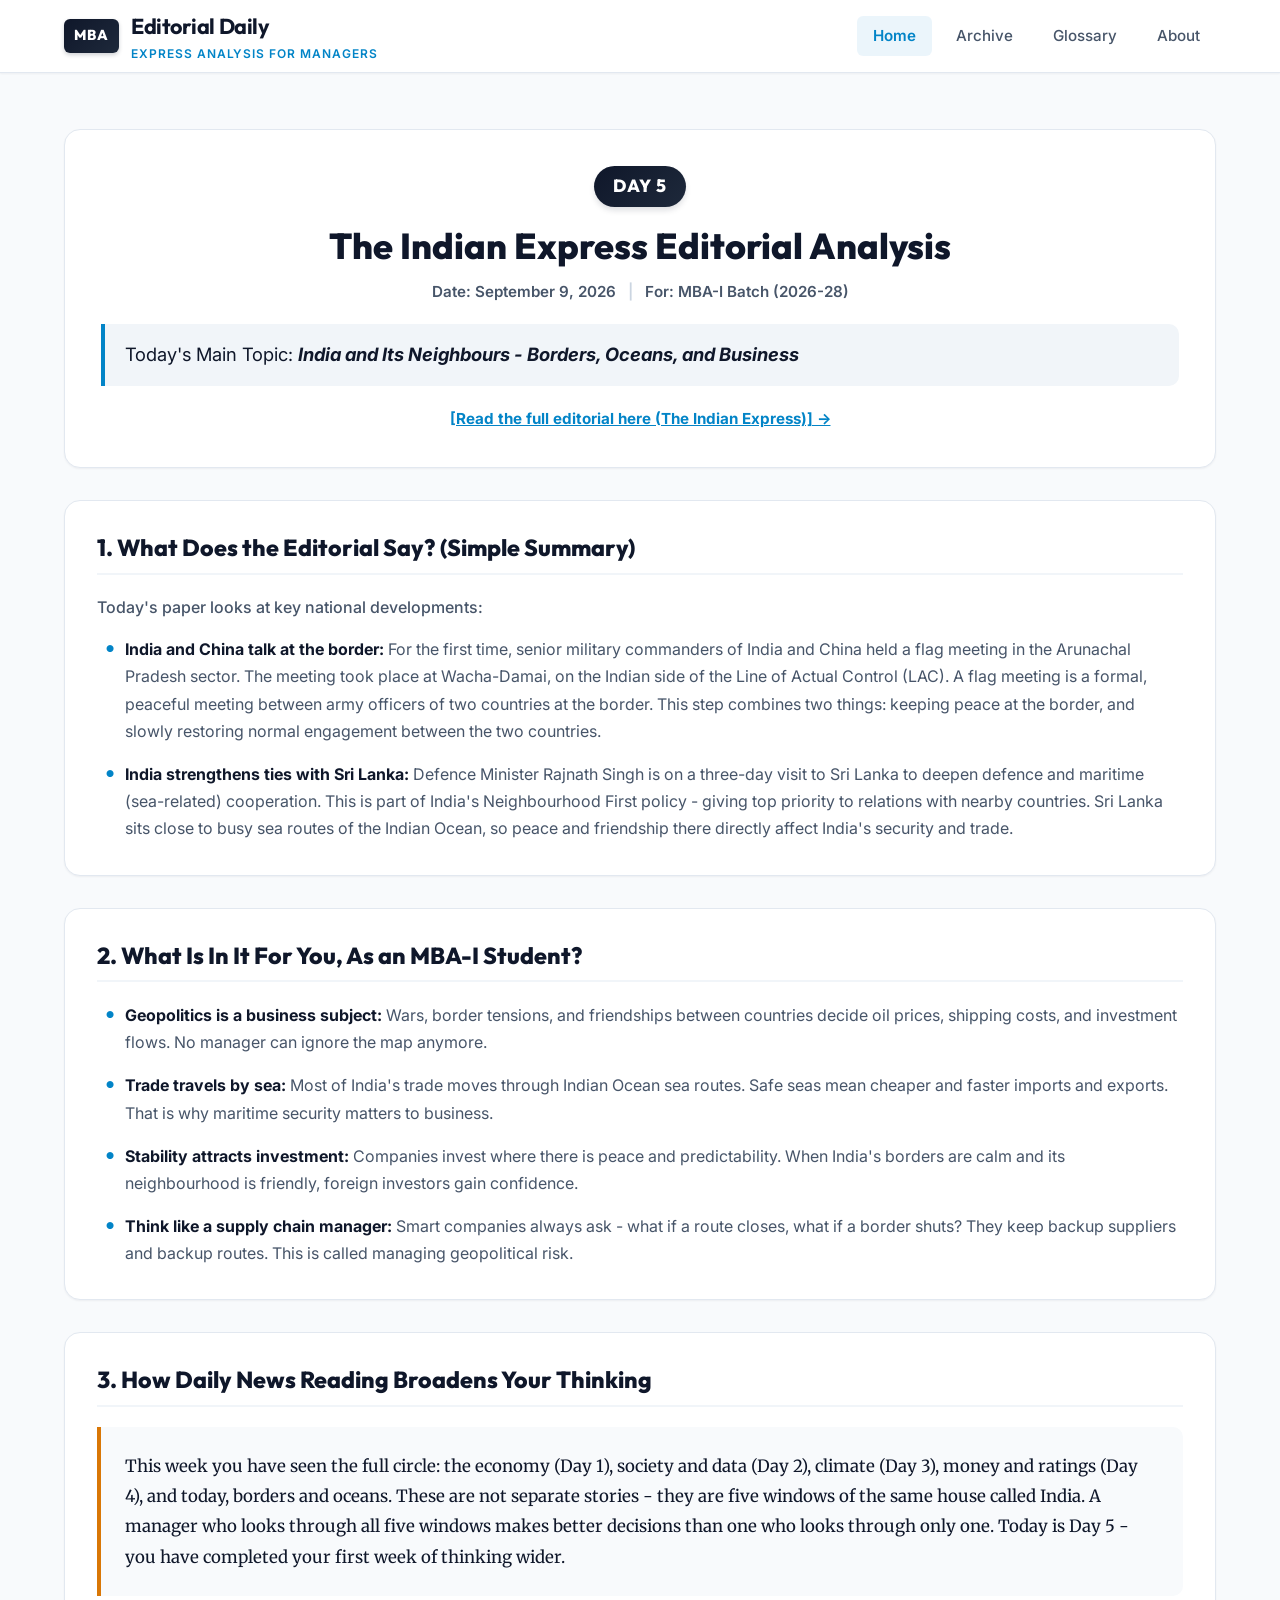
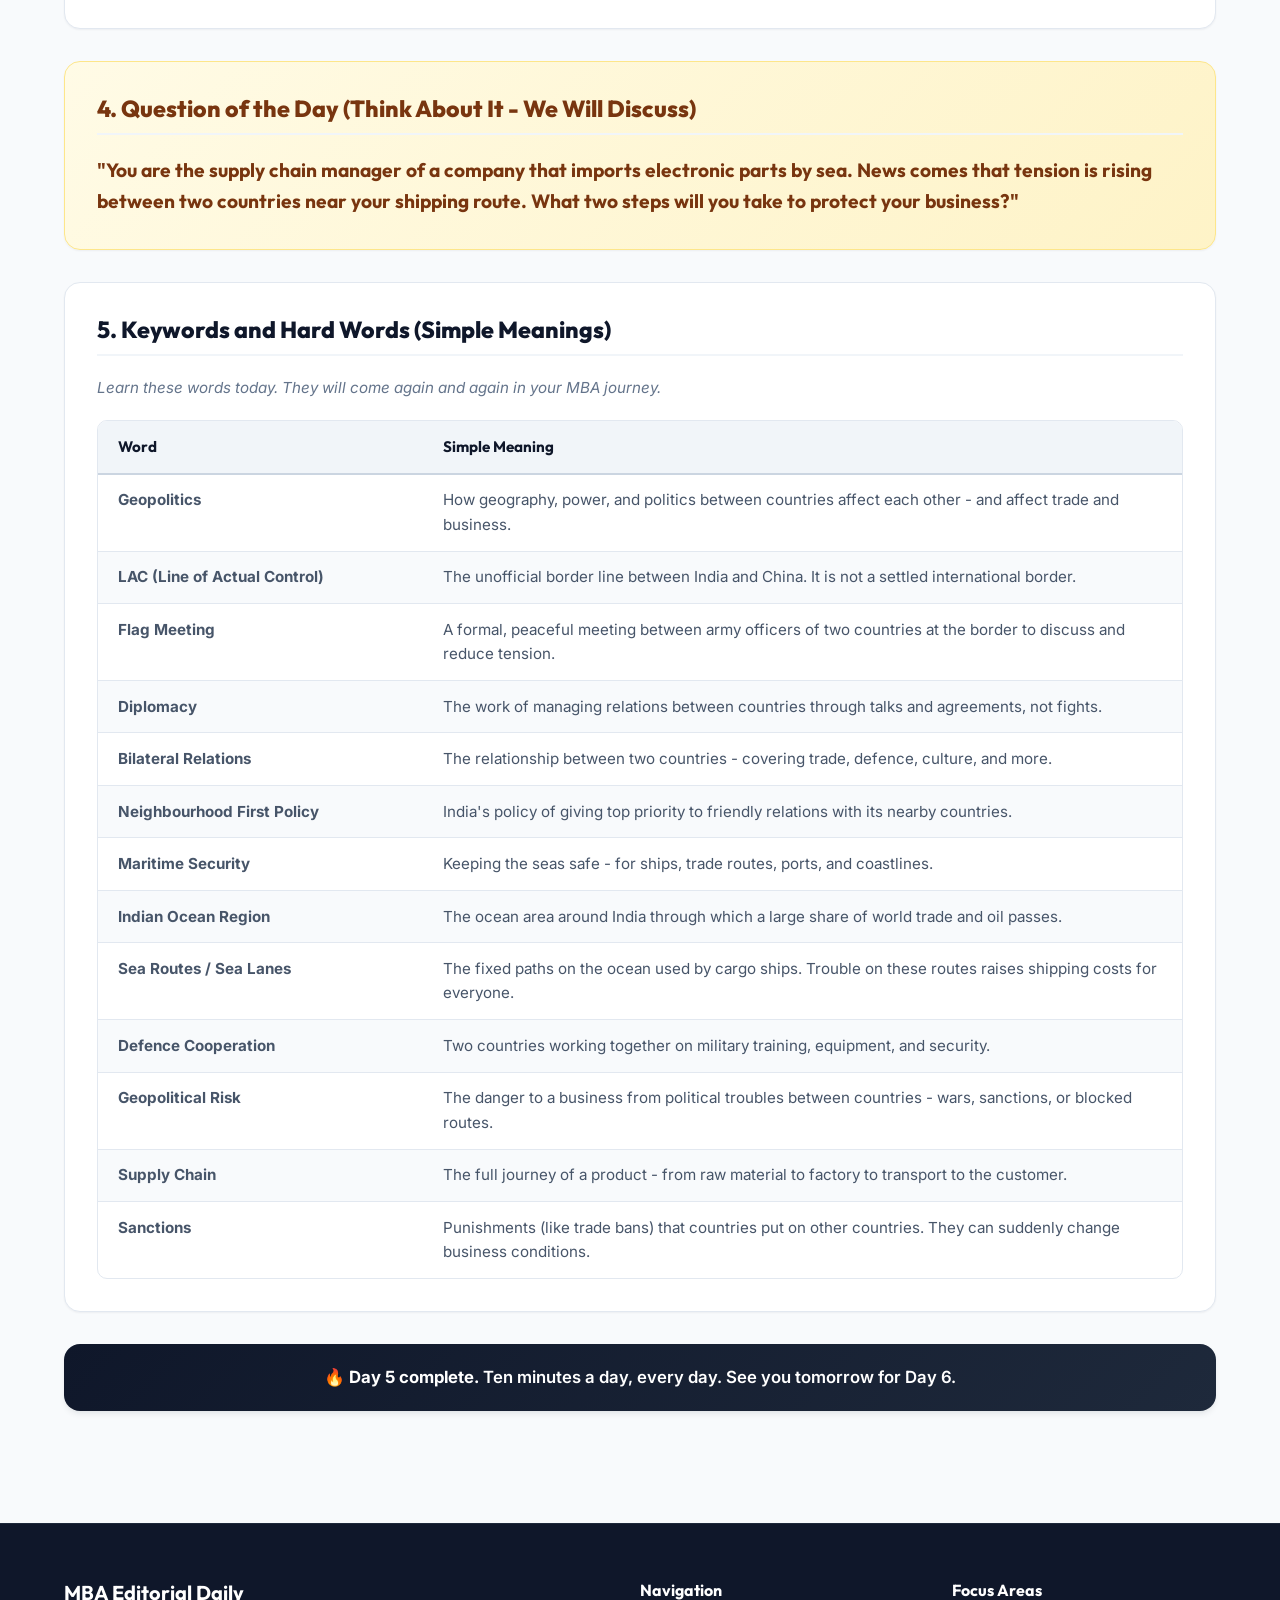
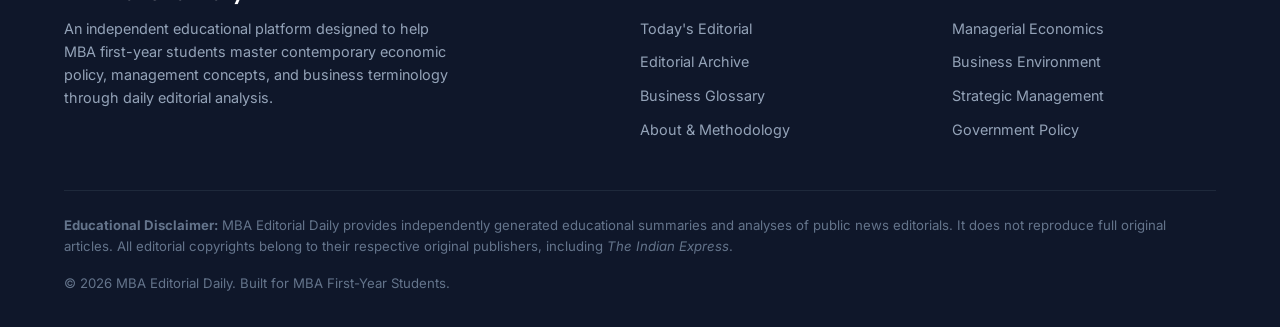
<file: index.html>
<!DOCTYPE html>
<html lang="en">
<head>
  <meta charset="UTF-8">
  <meta name="viewport" content="width=device-width, initial-scale=1.0">
  <title>MBA Editorial Daily | Indian Express Educational Analysis for MBA Students</title>
  <meta name="description" content="Daily MBA-focused educational summaries of The Indian Express editorials. Designed specifically for MBA first-year students to master economics, policy, business environment & management concepts.">
  <meta name="keywords" content="MBA, Educational Editorial Summary, Indian Express, Managerial Economics, Strategic Management, Business Environment, Daily Analysis">
  
  <!-- Open Graph / Social Metadata -->
  <meta property="og:title" content="MBA Editorial Daily">
  <meta property="og:description" content="Daily MBA-focused educational summaries of The Indian Express editorials for first-year business students.">
  <meta property="og:type" content="website">

  <!-- CSS Stylesheets -->
  <link rel="stylesheet" href="css/style.css">
  <link rel="stylesheet" href="css/home.css">
  <link rel="stylesheet" href="css/responsive.css">
</head>
<body>

  <!-- Site Header & Navigation -->
  <header class="site-header">
    <div class="container header-container">
      <a href="index.html" class="brand-logo" id="header-brand-logo">
        <span class="brand-badge">MBA</span>
        <div>
          <span class="brand-name">Editorial Daily</span>
          <span class="brand-sub">Express Analysis for Managers</span>
        </div>
      </a>

      <button class="mobile-nav-toggle" id="mobile-nav-toggle" aria-label="Toggle Navigation Menu">☰</button>

      <nav class="main-nav" id="main-nav" aria-label="Main Navigation">
        <a href="index.html" class="nav-link active" id="nav-home">Home</a>
        <a href="archive.html" class="nav-link" id="nav-archive">Archive</a>
        <a href="glossary.html" class="nav-link" id="nav-glossary">Glossary</a>
        <a href="about.html" class="nav-link" id="nav-about">About</a>
      </nav>
    </div>
  </header>

  <!-- Main Dynamic Application Container -->
  <main class="main-content">
    <div id="homepage-editorial-app">
      <!-- Dynamic Editorial Content Loaded by js/editorial-loader.js -->
    </div>
  </main>

  <!-- Site Footer -->
  <footer class="site-footer">
    <div class="container">
      <div class="footer-grid">
        <div class="footer-brand">
          <h3>MBA Editorial Daily</h3>
          <p>
            An independent educational platform designed to help MBA first-year students master contemporary economic policy, management concepts, and business terminology through daily editorial analysis.
          </p>
        </div>

        <div class="footer-links">
          <h4>Navigation</h4>
          <ul>
            <li><a href="index.html">Today's Editorial</a></li>
            <li><a href="archive.html">Editorial Archive</a></li>
            <li><a href="glossary.html">Business Glossary</a></li>
            <li><a href="about.html">About & Methodology</a></li>
          </ul>
        </div>

        <div class="footer-links">
          <h4>Focus Areas</h4>
          <ul>
            <li><a href="archive.html?tag=Managerial+Economics">Managerial Economics</a></li>
            <li><a href="archive.html?tag=Business+Environment">Business Environment</a></li>
            <li><a href="archive.html?tag=Strategic+Management">Strategic Management</a></li>
            <li><a href="archive.html?tag=Government+Policy">Government Policy</a></li>
          </ul>
        </div>
      </div>

      <div class="footer-disclaimer">
        <p>
          <strong>Educational Disclaimer:</strong> MBA Editorial Daily provides independently generated educational summaries and analyses of public news editorials. It does not reproduce full original articles. All editorial copyrights belong to their respective original publishers, including <em>The Indian Express</em>.
        </p>
        <p>© 2026 MBA Editorial Daily. Built for MBA First-Year Students.</p>
      </div>
    </div>
  </footer>

  <!-- JavaScript Modules -->
  <script src="js/utils.js"></script>
  <script src="js/editorial-loader.js"></script>
  <script src="js/app.js"></script>
</body>
</html>
</file>
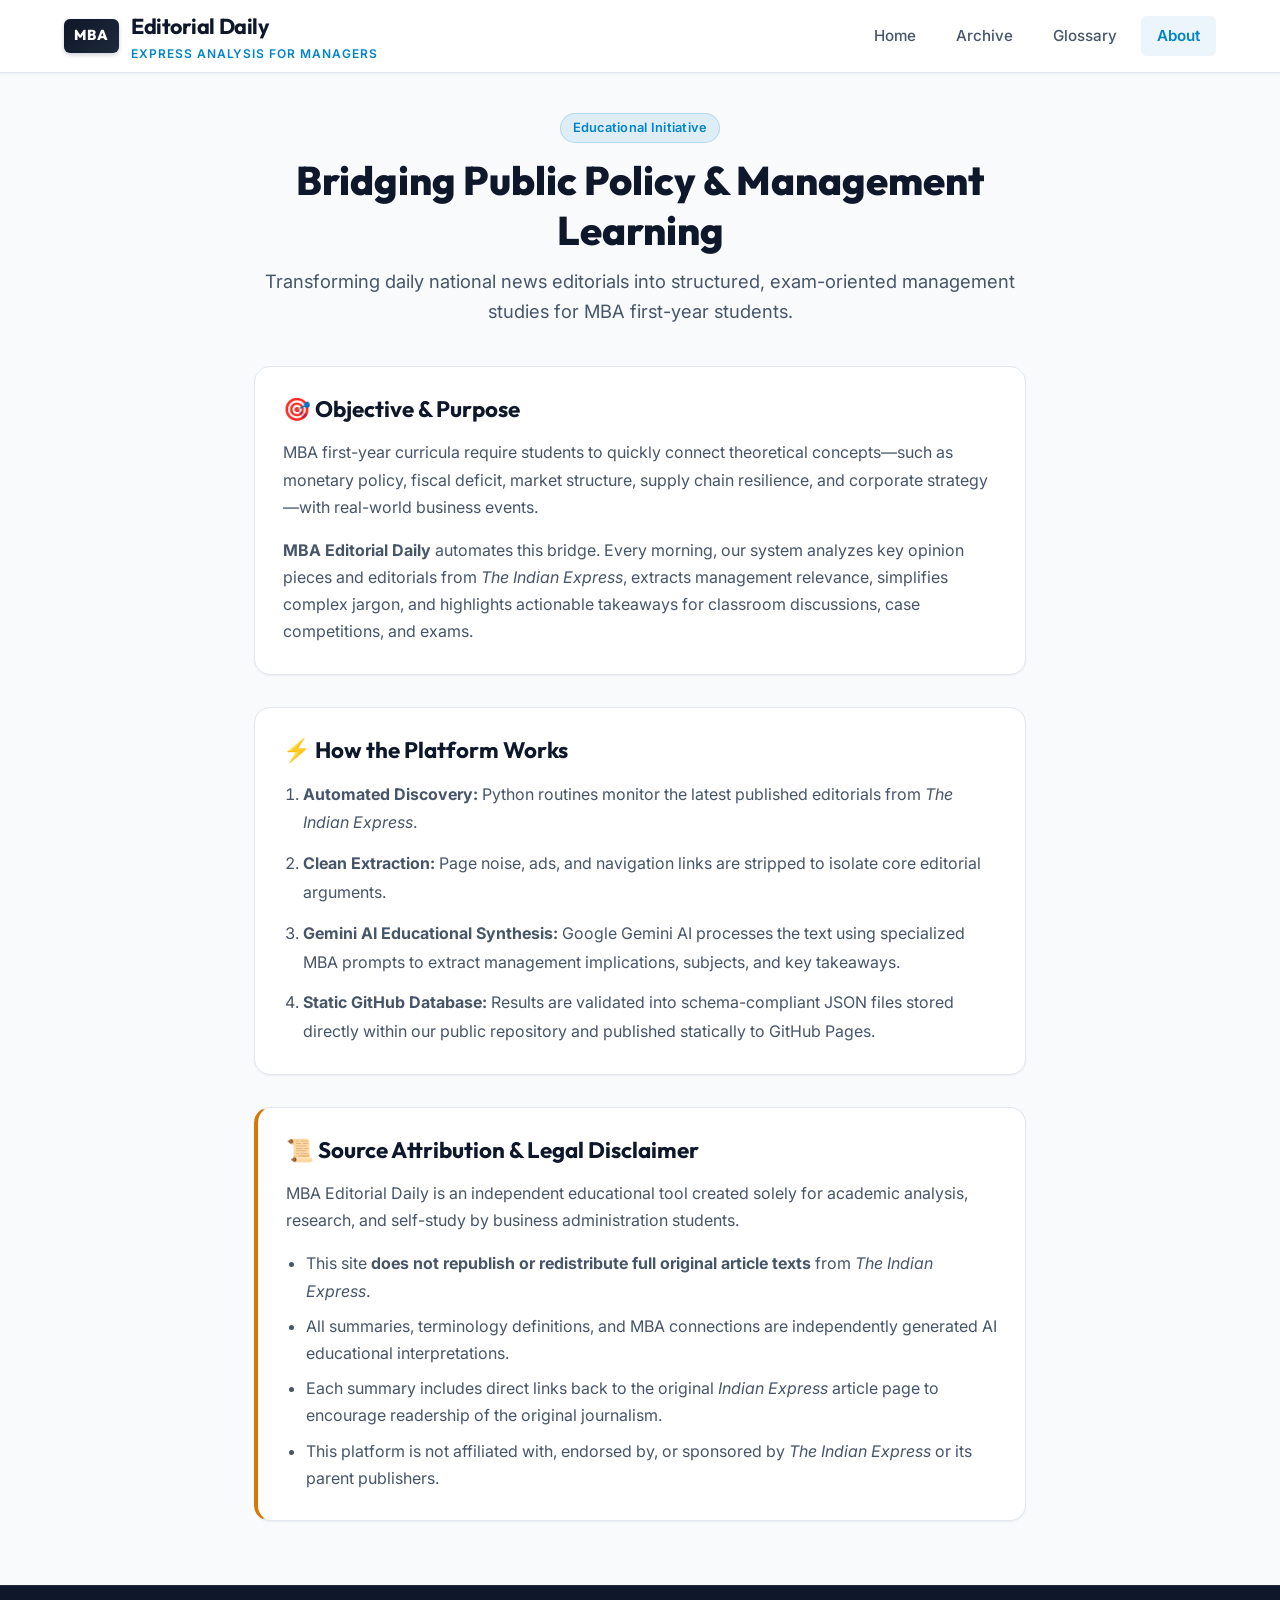
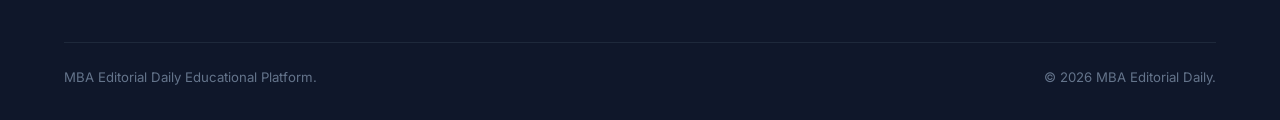
<file: about.html>
<!DOCTYPE html>
<html lang="en">
<head>
  <meta charset="UTF-8">
  <meta name="viewport" content="width=device-width, initial-scale=1.0">
  <title>About & Methodology | MBA Editorial Daily</title>
  <meta name="description" content="Learn about the MBA Editorial Daily platform, our educational methodology, AI processing pipeline, and Indian Express content attribution disclaimer.">
  
  <link rel="stylesheet" href="css/style.css">
  <link rel="stylesheet" href="css/home.css">
  <link rel="stylesheet" href="css/responsive.css">
</head>
<body>

  <!-- Site Header -->
  <header class="site-header">
    <div class="container header-container">
      <a href="index.html" class="brand-logo" id="header-brand-logo">
        <span class="brand-badge">MBA</span>
        <div>
          <span class="brand-name">Editorial Daily</span>
          <span class="brand-sub">Express Analysis for Managers</span>
        </div>
      </a>

      <button class="mobile-nav-toggle" id="mobile-nav-toggle" aria-label="Toggle Navigation Menu">☰</button>

      <nav class="main-nav" id="main-nav" aria-label="Main Navigation">
        <a href="index.html" class="nav-link" id="nav-home">Home</a>
        <a href="archive.html" class="nav-link" id="nav-archive">Archive</a>
        <a href="glossary.html" class="nav-link" id="nav-glossary">Glossary</a>
        <a href="about.html" class="nav-link active" id="nav-about">About</a>
      </nav>
    </div>
  </header>

  <!-- About Content -->
  <main class="main-content">
    <div class="container" style="max-width: var(--max-reading-width);">
      
      <header style="margin-bottom: 2.5rem; text-align: center;">
        <span class="badge badge-blue" style="margin-bottom: 0.75rem;">Educational Initiative</span>
        <h1 style="font-size: 2.5rem; font-weight: 800; color: var(--text-primary); margin-bottom: 0.75rem;">
          Bridging Public Policy & Management Learning
        </h1>
        <p style="color: var(--text-secondary); font-size: 1.15rem; line-height: 1.6;">
          Transforming daily national news editorials into structured, exam-oriented management studies for MBA first-year students.
        </p>
      </header>

      <div style="display: flex; flex-direction: column; gap: 2rem;">

        <section class="card">
          <h2 style="font-size: 1.4rem; color: var(--brand-primary); margin-bottom: 1rem; display: flex; align-items: center; gap: 0.5rem;">
            🎯 Objective & Purpose
          </h2>
          <p style="color: var(--text-secondary); line-height: 1.7; margin-bottom: 1rem;">
            MBA first-year curricula require students to quickly connect theoretical concepts—such as monetary policy, fiscal deficit, market structure, supply chain resilience, and corporate strategy—with real-world business events.
          </p>
          <p style="color: var(--text-secondary); line-height: 1.7;">
            <strong>MBA Editorial Daily</strong> automates this bridge. Every morning, our system analyzes key opinion pieces and editorials from <em>The Indian Express</em>, extracts management relevance, simplifies complex jargon, and highlights actionable takeaways for classroom discussions, case competitions, and exams.
          </p>
        </section>

        <section class="card">
          <h2 style="font-size: 1.4rem; color: var(--brand-primary); margin-bottom: 1rem; display: flex; align-items: center; gap: 0.5rem;">
            ⚡ How the Platform Works
          </h2>
          <ol style="padding-left: 1.25rem; color: var(--text-secondary); line-height: 1.8; display: flex; flex-direction: column; gap: 0.75rem;">
            <li><strong>Automated Discovery:</strong> Python routines monitor the latest published editorials from <em>The Indian Express</em>.</li>
            <li><strong>Clean Extraction:</strong> Page noise, ads, and navigation links are stripped to isolate core editorial arguments.</li>
            <li><strong>Gemini AI Educational Synthesis:</strong> Google Gemini AI processes the text using specialized MBA prompts to extract management implications, subjects, and key takeaways.</li>
            <li><strong>Static GitHub Database:</strong> Results are validated into schema-compliant JSON files stored directly within our public repository and published statically to GitHub Pages.</li>
          </ol>
        </section>

        <section class="card" style="border-left: 4px solid var(--brand-amber);">
          <h2 style="font-size: 1.4rem; color: var(--brand-primary); margin-bottom: 1rem; display: flex; align-items: center; gap: 0.5rem;">
            📜 Source Attribution & Legal Disclaimer
          </h2>
          <p style="color: var(--text-secondary); line-height: 1.7; margin-bottom: 1rem;">
            MBA Editorial Daily is an independent educational tool created solely for academic analysis, research, and self-study by business administration students.
          </p>
          <ul style="padding-left: 1.25rem; color: var(--text-secondary); line-height: 1.7; display: flex; flex-direction: column; gap: 0.5rem;">
            <li>This site <strong>does not republish or redistribute full original article texts</strong> from <em>The Indian Express</em>.</li>
            <li>All summaries, terminology definitions, and MBA connections are independently generated AI educational interpretations.</li>
            <li>Each summary includes direct links back to the original <em>Indian Express</em> article page to encourage readership of the original journalism.</li>
            <li>This platform is not affiliated with, endorsed by, or sponsored by <em>The Indian Express</em> or its parent publishers.</li>
          </ul>
        </section>

      </div>

    </div>
  </main>

  <!-- Site Footer -->
  <footer class="site-footer">
    <div class="container">
      <div class="footer-disclaimer">
        <p>MBA Editorial Daily Educational Platform.</p>
        <p>© 2026 MBA Editorial Daily.</p>
      </div>
    </div>
  </footer>

  <script src="js/utils.js"></script>
  <script src="js/app.js"></script>
</body>
</html>
</file>
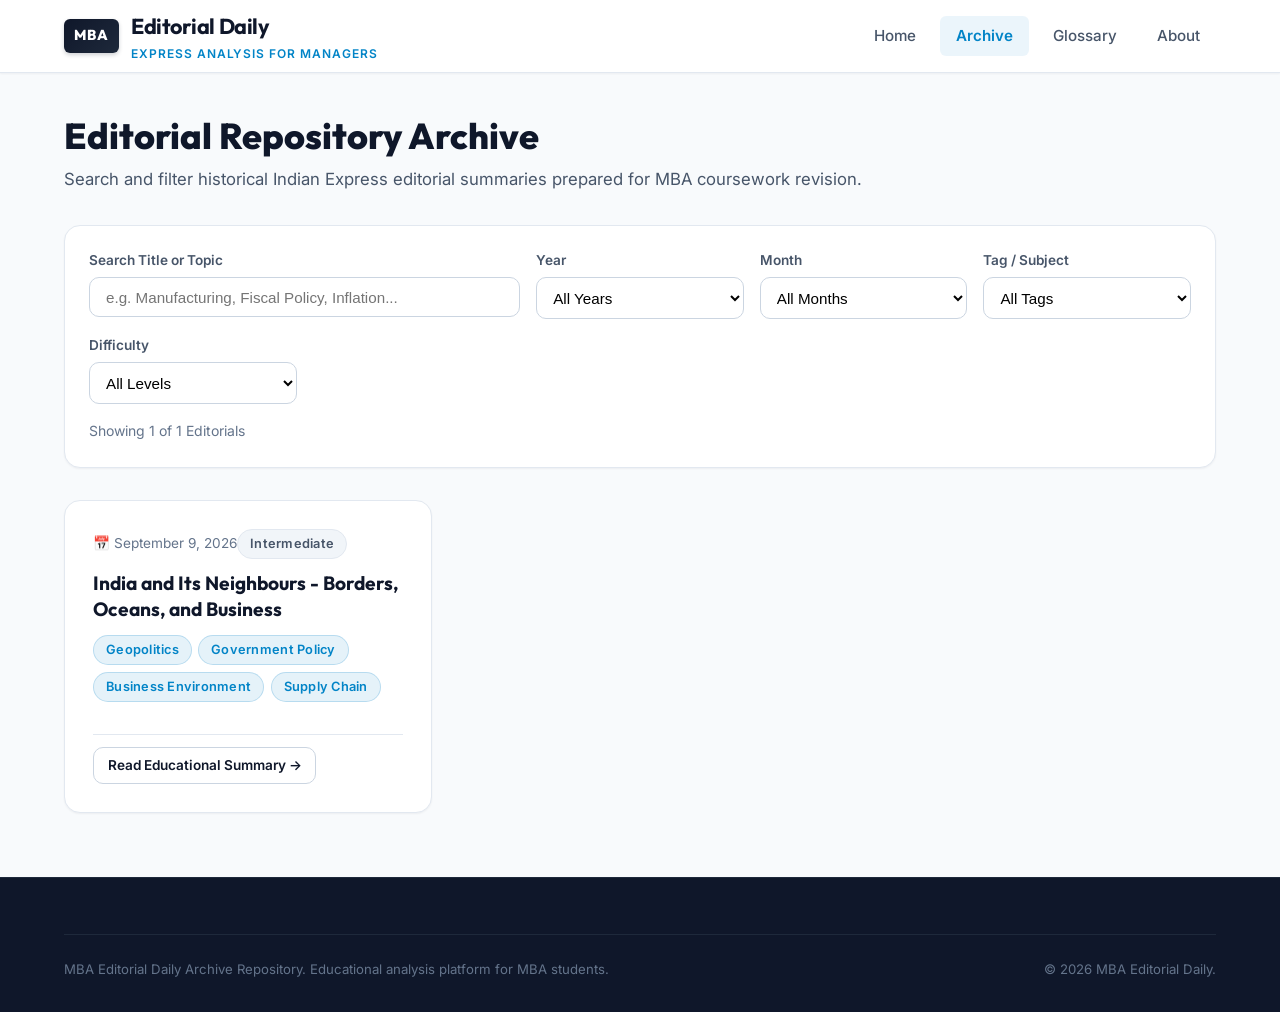
<file: archive.html>
<!DOCTYPE html>
<html lang="en">
<head>
  <meta charset="UTF-8">
  <meta name="viewport" content="width=device-width, initial-scale=1.0">
  <title>Editorial Archive | MBA Editorial Daily</title>
  <meta name="description" content="Browse all previous Indian Express editorial educational summaries filtered by subject, year, month, difficulty, and MBA management concepts.">
  
  <link rel="stylesheet" href="css/style.css">
  <link rel="stylesheet" href="css/home.css">
  <link rel="stylesheet" href="css/responsive.css">
</head>
<body>

  <!-- Site Header -->
  <header class="site-header">
    <div class="container header-container">
      <a href="index.html" class="brand-logo" id="header-brand-logo">
        <span class="brand-badge">MBA</span>
        <div>
          <span class="brand-name">Editorial Daily</span>
          <span class="brand-sub">Express Analysis for Managers</span>
        </div>
      </a>

      <button class="mobile-nav-toggle" id="mobile-nav-toggle" aria-label="Toggle Navigation Menu">☰</button>

      <nav class="main-nav" id="main-nav" aria-label="Main Navigation">
        <a href="index.html" class="nav-link" id="nav-home">Home</a>
        <a href="archive.html" class="nav-link active" id="nav-archive">Archive</a>
        <a href="glossary.html" class="nav-link" id="nav-glossary">Glossary</a>
        <a href="about.html" class="nav-link" id="nav-about">About</a>
      </nav>
    </div>
  </header>

  <!-- Archive Main Content -->
  <main class="main-content">
    <div class="container">
      
      <header style="margin-bottom: 2rem;">
        <h1 style="font-size: 2.25rem; font-weight: 800; color: var(--text-primary); margin-bottom: 0.5rem;">
          Editorial Repository Archive
        </h1>
        <p style="color: var(--text-secondary); font-size: 1.05rem;">
          Search and filter historical Indian Express editorial summaries prepared for MBA coursework revision.
        </p>
      </header>

      <!-- Filter Controls Bar -->
      <section class="card" style="margin-bottom: 2rem; padding: 1.5rem; background-color: var(--bg-surface);">
        <div style="display: grid; grid-template-columns: repeat(auto-fit, minmax(180px, 1fr)); gap: 1rem; margin-bottom: 1rem;">
          
          <!-- Search Input -->
          <div style="grid-column: span 2;">
            <label for="archive-search" style="display:block; font-size:0.85rem; font-weight:600; color:var(--text-secondary); margin-bottom:0.35rem;">
              Search Title or Topic
            </label>
            <input type="text" id="archive-search" placeholder="e.g. Manufacturing, Fiscal Policy, Inflation..." 
                   style="width:100%; padding:0.65rem 1rem; border-radius:var(--radius-md); border:1px solid var(--border-medium); font-size:0.95rem;">
          </div>

          <!-- Year Filter -->
          <div>
            <label for="filter-year" style="display:block; font-size:0.85rem; font-weight:600; color:var(--text-secondary); margin-bottom:0.35rem;">Year</label>
            <select id="filter-year" style="width:100%; padding:0.65rem 0.75rem; border-radius:var(--radius-md); border:1px solid var(--border-medium); font-size:0.95rem; background-color:white;">
              <option value="">All Years</option>
            </select>
          </div>

          <!-- Month Filter -->
          <div>
            <label for="filter-month" style="display:block; font-size:0.85rem; font-weight:600; color:var(--text-secondary); margin-bottom:0.35rem;">Month</label>
            <select id="filter-month" style="width:100%; padding:0.65rem 0.75rem; border-radius:var(--radius-md); border:1px solid var(--border-medium); font-size:0.95rem; background-color:white;">
              <option value="">All Months</option>
              <option value="01">January</option>
              <option value="02">February</option>
              <option value="03">March</option>
              <option value="04">April</option>
              <option value="05">May</option>
              <option value="06">June</option>
              <option value="07">July</option>
              <option value="08">August</option>
              <option value="09">September</option>
              <option value="10">October</option>
              <option value="11">November</option>
              <option value="12">December</option>
            </select>
          </div>

          <!-- Topic / Tag Filter -->
          <div>
            <label for="filter-tag" style="display:block; font-size:0.85rem; font-weight:600; color:var(--text-secondary); margin-bottom:0.35rem;">Tag / Subject</label>
            <select id="filter-tag" style="width:100%; padding:0.65rem 0.75rem; border-radius:var(--radius-md); border:1px solid var(--border-medium); font-size:0.95rem; background-color:white;">
              <option value="">All Tags</option>
            </select>
          </div>

          <!-- Difficulty Filter -->
          <div>
            <label for="filter-difficulty" style="display:block; font-size:0.85rem; font-weight:600; color:var(--text-secondary); margin-bottom:0.35rem;">Difficulty</label>
            <select id="filter-difficulty" style="width:100%; padding:0.65rem 0.75rem; border-radius:var(--radius-md); border:1px solid var(--border-medium); font-size:0.95rem; background-color:white;">
              <option value="">All Levels</option>
              <option value="Beginner">Beginner</option>
              <option value="Intermediate">Intermediate</option>
              <option value="Advanced">Advanced</option>
            </select>
          </div>

        </div>

        <div style="display:flex; justify-between; align-items:center; font-size:0.875rem; color:var(--text-muted);">
          <span id="archive-count">Loading archive records...</span>
        </div>
      </section>

      <!-- Archive Cards Grid -->
      <div id="archive-list-container" style="display: grid; grid-template-columns: repeat(auto-fill, minmax(340px, 1fr)); gap: 1.5rem;">
        <!-- Dynamic Cards rendered by js/archive.js -->
      </div>

    </div>
  </main>

  <!-- Site Footer -->
  <footer class="site-footer">
    <div class="container">
      <div class="footer-disclaimer">
        <p>MBA Editorial Daily Archive Repository. Educational analysis platform for MBA students.</p>
        <p>© 2026 MBA Editorial Daily.</p>
      </div>
    </div>
  </footer>

  <script src="js/utils.js"></script>
  <script src="js/archive.js"></script>
  <script src="js/app.js"></script>
</body>
</html>
</file>
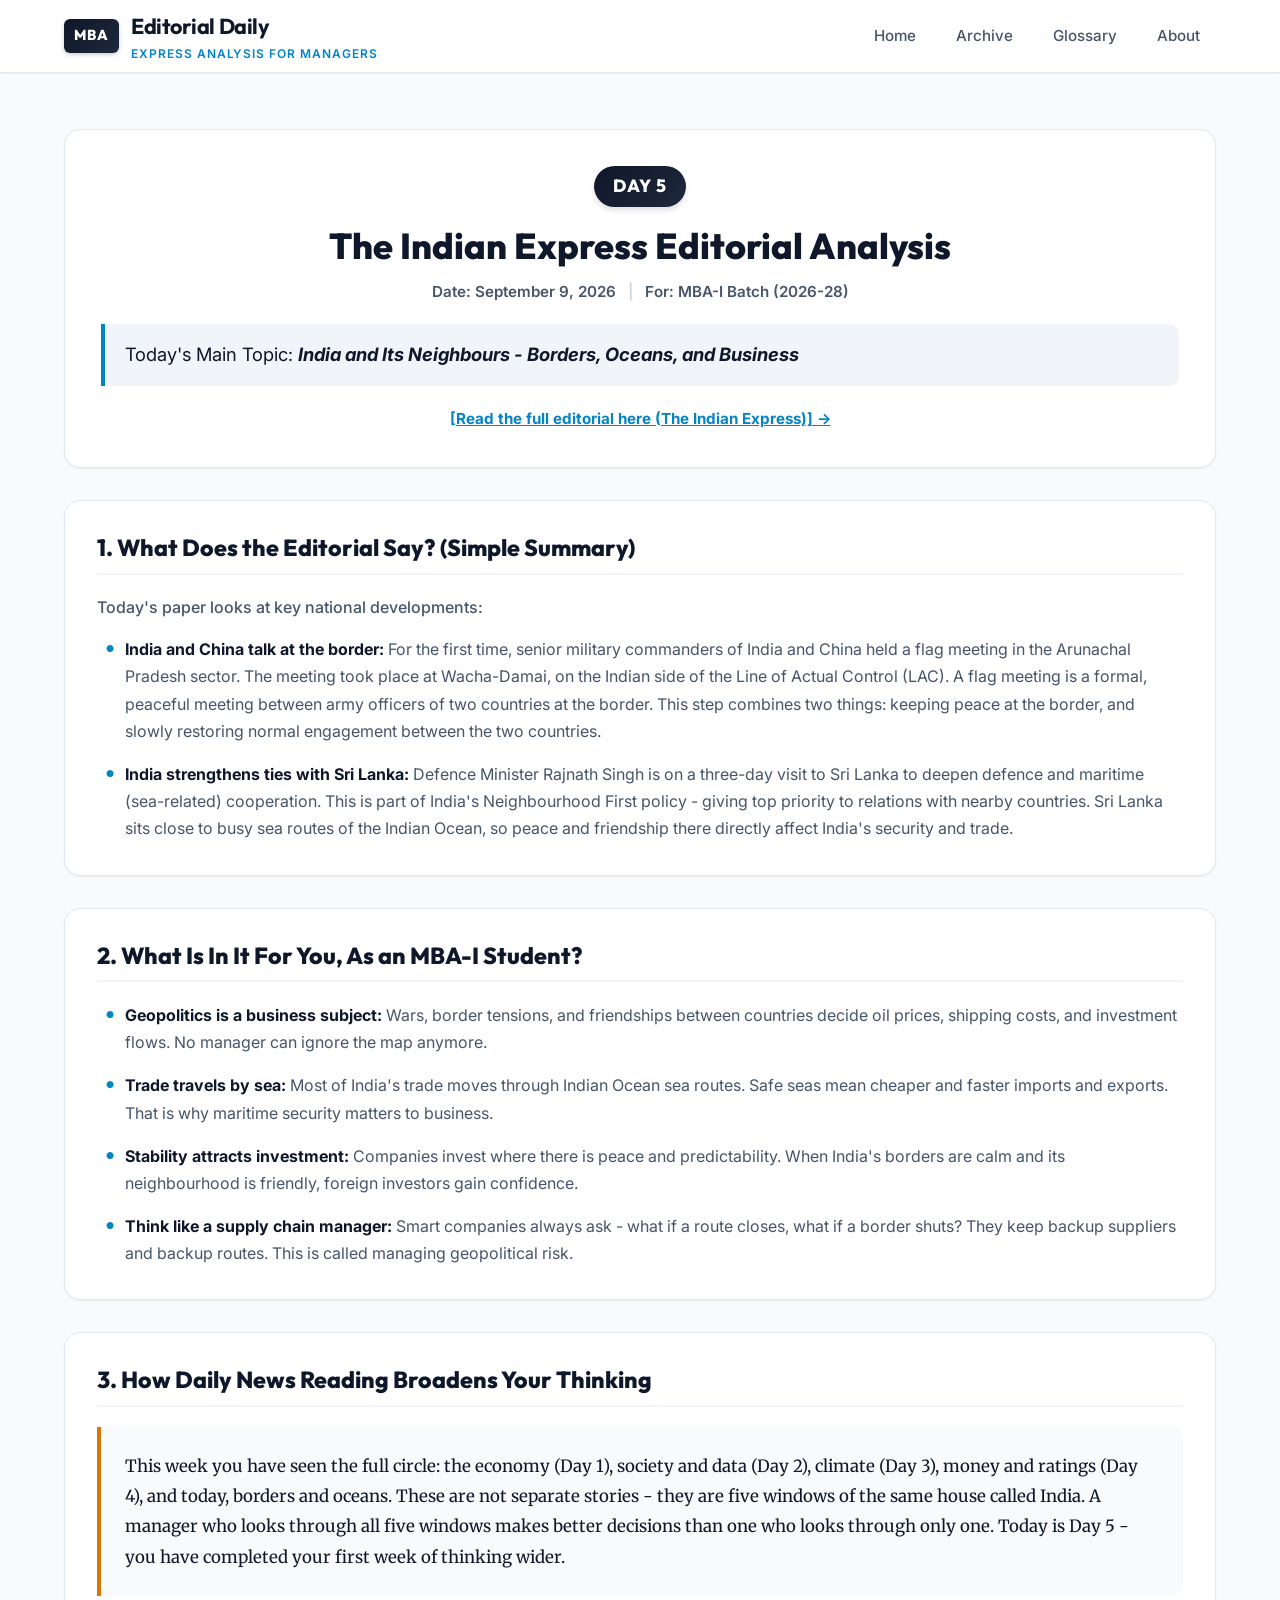
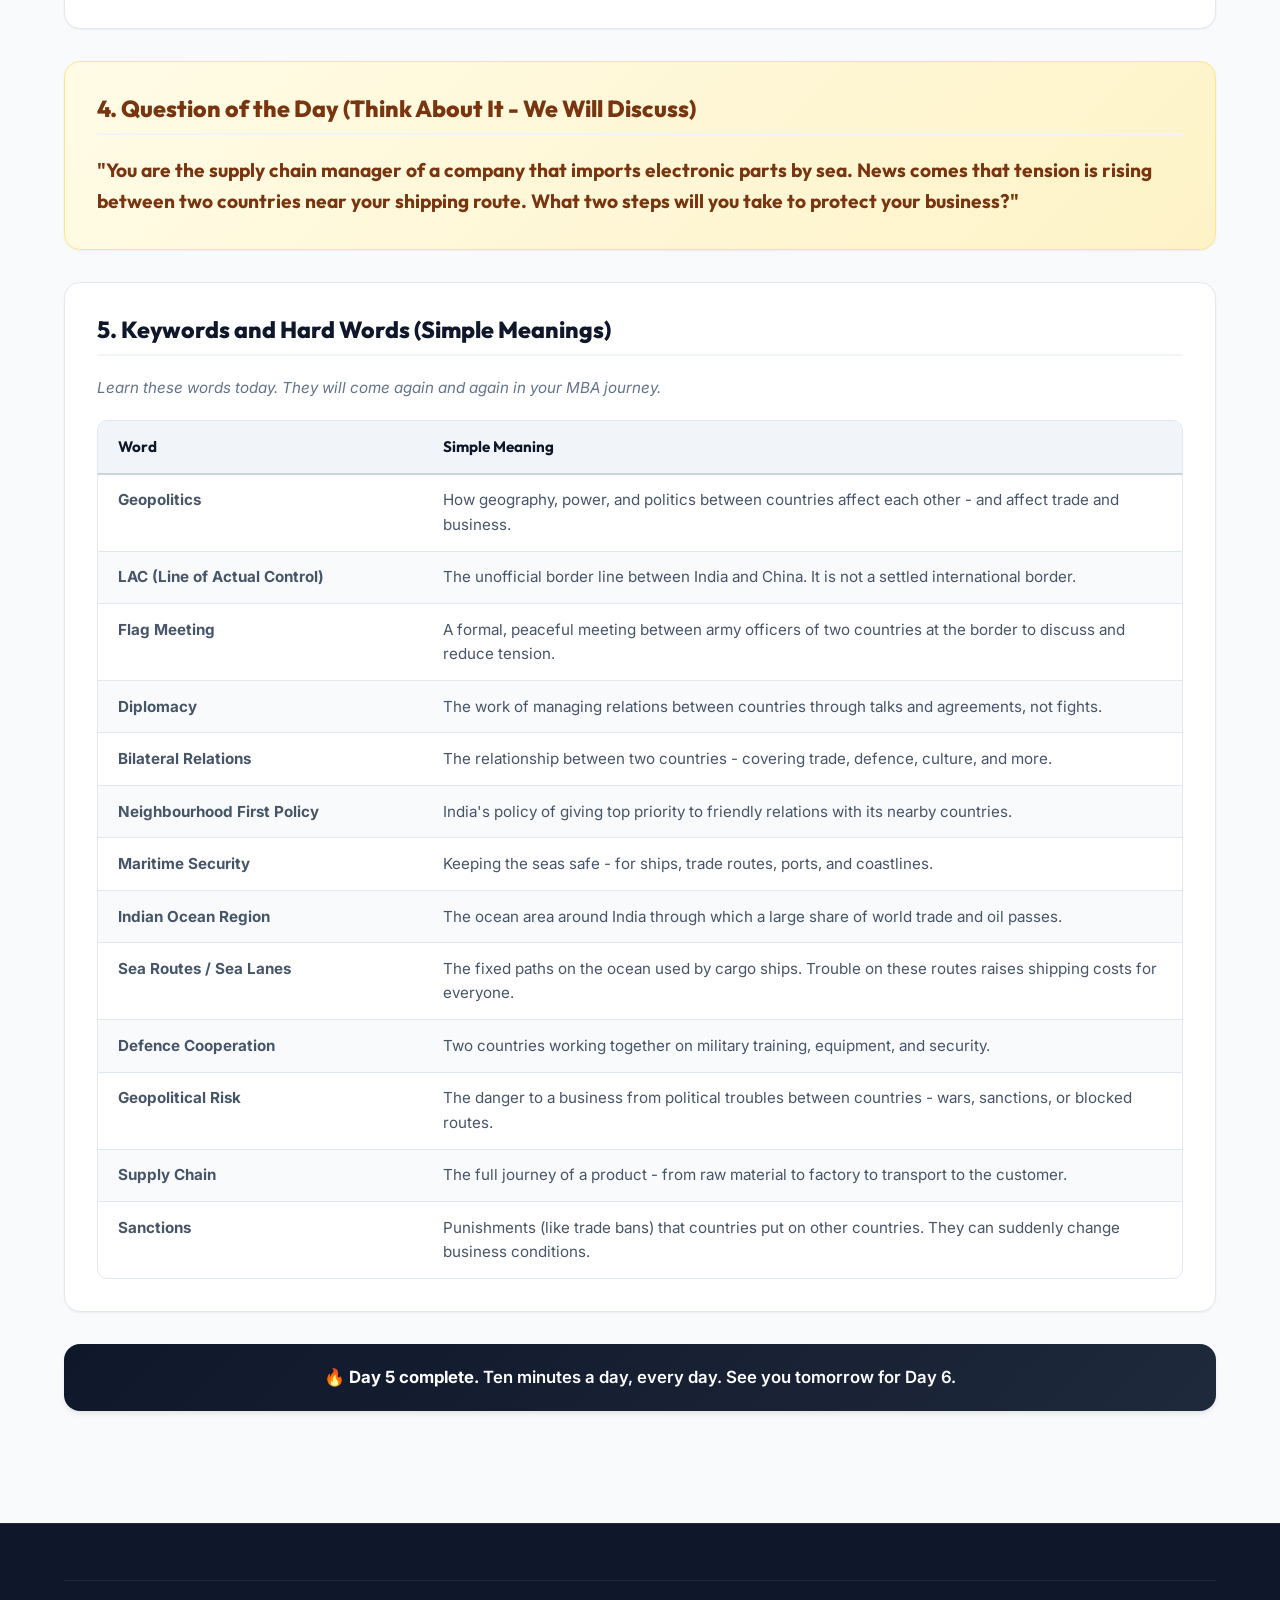
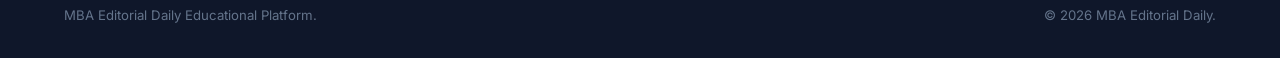
<file: editorial.html>
<!DOCTYPE html>
<html lang="en">
<head>
  <meta charset="UTF-8">
  <meta name="viewport" content="width=device-width, initial-scale=1.0">
  <title>Editorial Summary | MBA Editorial Daily</title>
  <meta name="description" content="Detailed MBA educational analysis of selected Indian Express editorial.">
  
  <link rel="stylesheet" href="css/style.css">
  <link rel="stylesheet" href="css/home.css">
  <link rel="stylesheet" href="css/responsive.css">
</head>
<body>

  <!-- Site Header -->
  <header class="site-header">
    <div class="container header-container">
      <a href="index.html" class="brand-logo" id="header-brand-logo">
        <span class="brand-badge">MBA</span>
        <div>
          <span class="brand-name">Editorial Daily</span>
          <span class="brand-sub">Express Analysis for Managers</span>
        </div>
      </a>

      <button class="mobile-nav-toggle" id="mobile-nav-toggle" aria-label="Toggle Navigation Menu">☰</button>

      <nav class="main-nav" id="main-nav" aria-label="Main Navigation">
        <a href="index.html" class="nav-link" id="nav-home">Home</a>
        <a href="archive.html" class="nav-link" id="nav-archive">Archive</a>
        <a href="glossary.html" class="nav-link" id="nav-glossary">Glossary</a>
        <a href="about.html" class="nav-link" id="nav-about">About</a>
      </nav>
    </div>
  </header>

  <!-- Main Content Body -->
  <main class="main-content">
    <div id="detail-editorial-app">
      <!-- Dynamic Editorial loaded by js/editorial-loader.js using ?slug= query param -->
    </div>
  </main>

  <!-- Site Footer -->
  <footer class="site-footer">
    <div class="container">
      <div class="footer-disclaimer">
        <p>MBA Editorial Daily Educational Platform.</p>
        <p>© 2026 MBA Editorial Daily.</p>
      </div>
    </div>
  </footer>

  <script src="js/utils.js"></script>
  <script src="js/editorial-loader.js"></script>
  <script src="js/app.js"></script>
</body>
</html>
</file>
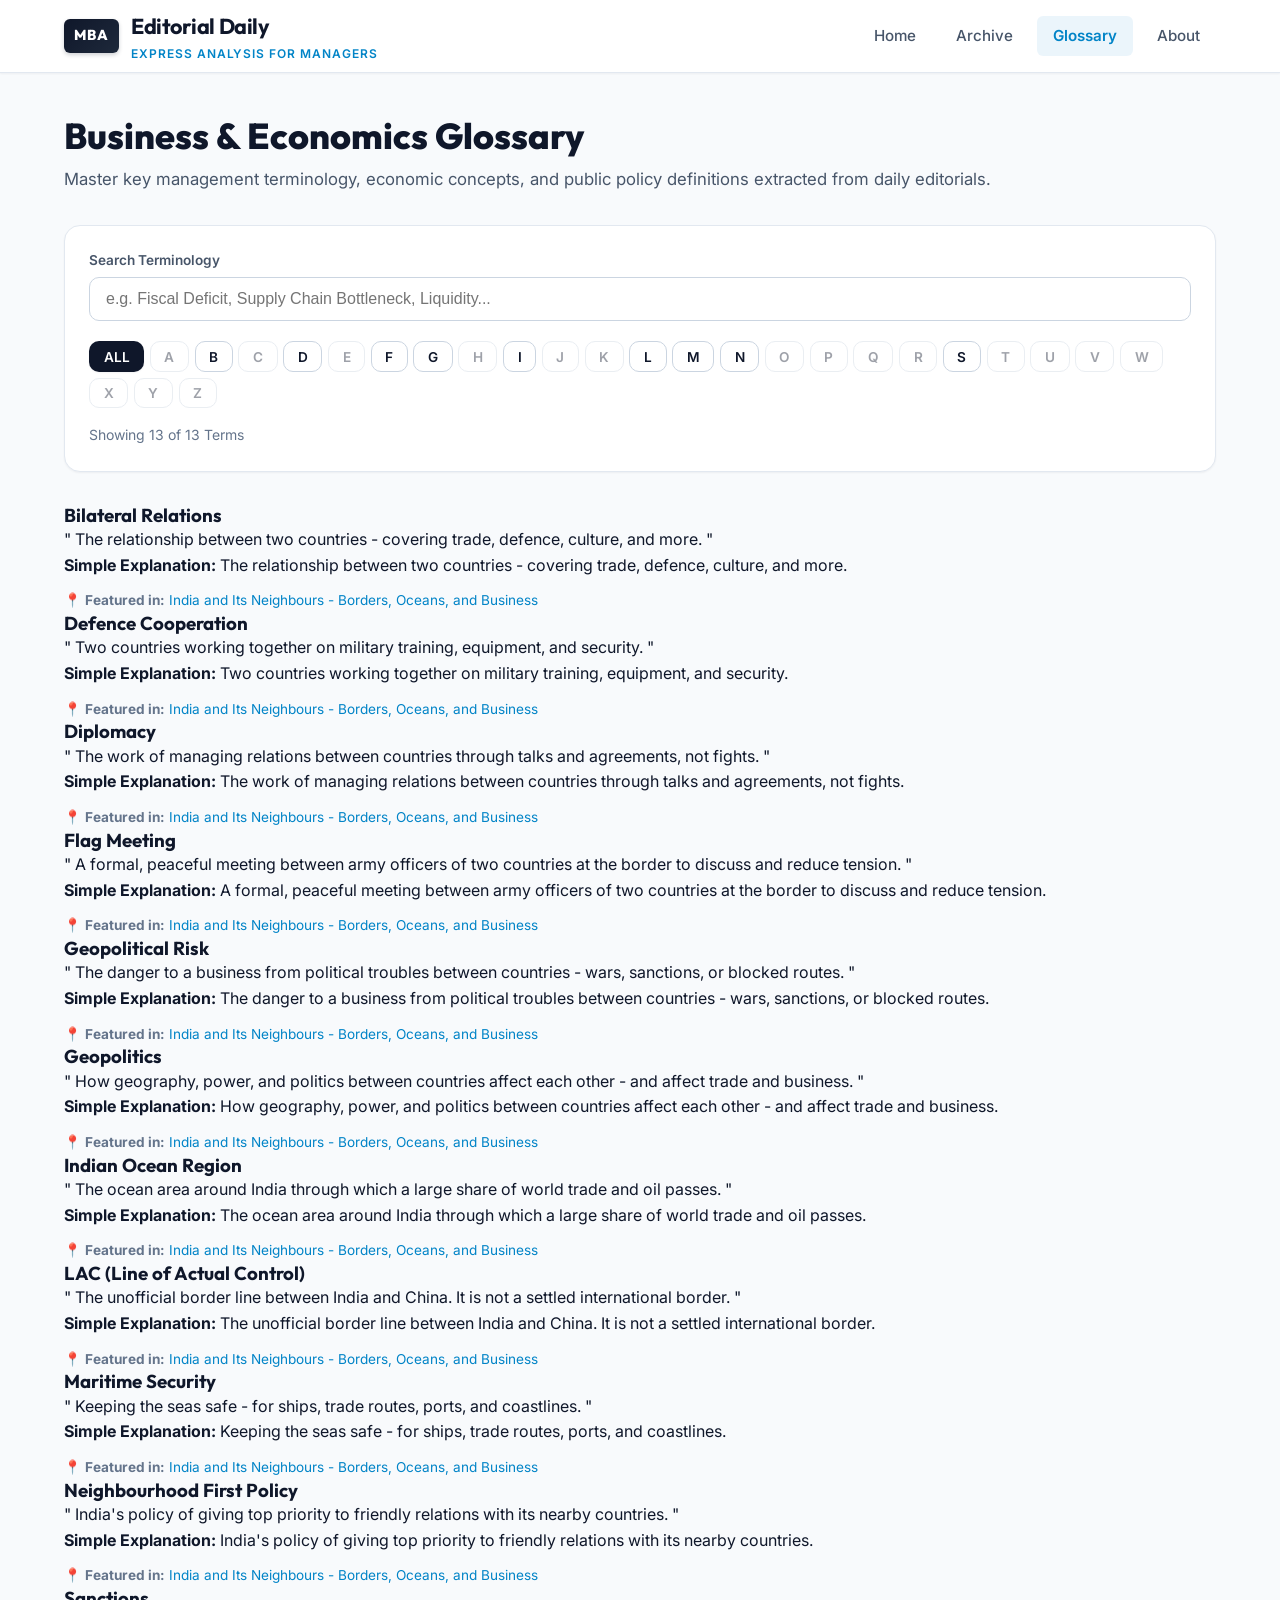
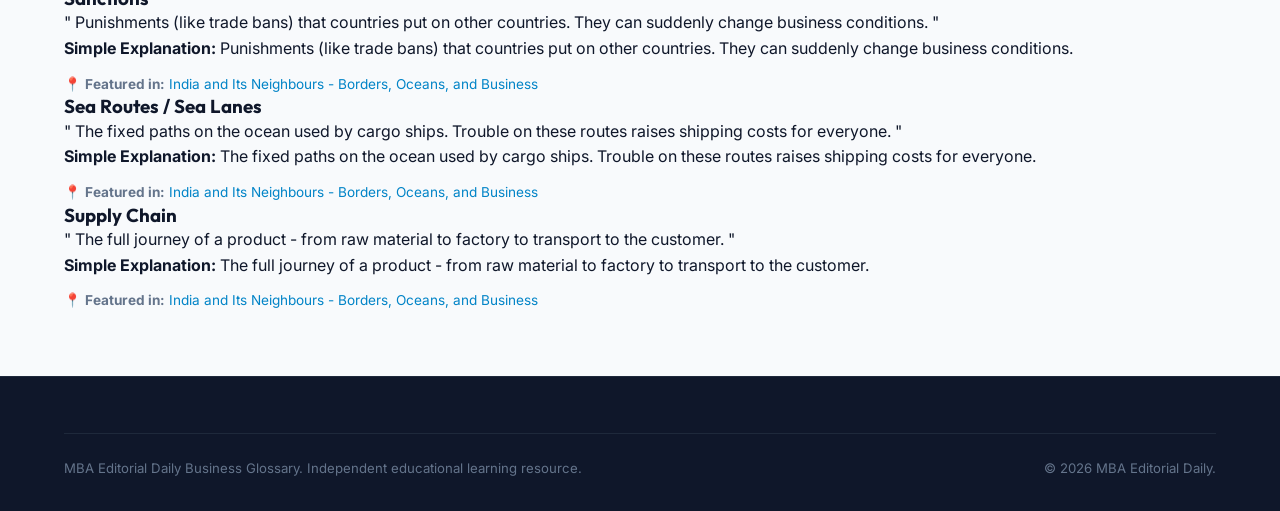
<file: glossary.html>
<!DOCTYPE html>
<html lang="en">
<head>
  <meta charset="UTF-8">
  <meta name="viewport" content="width=device-width, initial-scale=1.0">
  <title>Business & Economics Glossary | MBA Editorial Daily</title>
  <meta name="description" content="Comprehensive dictionary of economic, management, policy, and business terms extracted from Indian Express editorials for MBA students.">
  
  <link rel="stylesheet" href="css/style.css">
  <link rel="stylesheet" href="css/home.css">
  <link rel="stylesheet" href="css/responsive.css">
</head>
<body>

  <!-- Site Header -->
  <header class="site-header">
    <div class="container header-container">
      <a href="index.html" class="brand-logo" id="header-brand-logo">
        <span class="brand-badge">MBA</span>
        <div>
          <span class="brand-name">Editorial Daily</span>
          <span class="brand-sub">Express Analysis for Managers</span>
        </div>
      </a>

      <button class="mobile-nav-toggle" id="mobile-nav-toggle" aria-label="Toggle Navigation Menu">☰</button>

      <nav class="main-nav" id="main-nav" aria-label="Main Navigation">
        <a href="index.html" class="nav-link" id="nav-home">Home</a>
        <a href="archive.html" class="nav-link" id="nav-archive">Archive</a>
        <a href="glossary.html" class="nav-link active" id="nav-glossary">Glossary</a>
        <a href="about.html" class="nav-link" id="nav-about">About</a>
      </nav>
    </div>
  </header>

  <!-- Glossary Main Content -->
  <main class="main-content">
    <div class="container">
      
      <header style="margin-bottom: 2rem;">
        <h1 style="font-size: 2.25rem; font-weight: 800; color: var(--text-primary); margin-bottom: 0.5rem;">
          Business & Economics Glossary
        </h1>
        <p style="color: var(--text-secondary); font-size: 1.05rem;">
          Master key management terminology, economic concepts, and public policy definitions extracted from daily editorials.
        </p>
      </header>

      <!-- Search & Alphabet Bar Section -->
      <section class="card" style="margin-bottom: 2rem; padding: 1.5rem;">
        <div style="margin-bottom: 1.25rem;">
          <label for="glossary-search" style="display:block; font-size:0.85rem; font-weight:600; color:var(--text-secondary); margin-bottom:0.35rem;">
            Search Terminology
          </label>
          <input type="text" id="glossary-search" placeholder="e.g. Fiscal Deficit, Supply Chain Bottleneck, Liquidity..." 
                 style="width:100%; padding:0.75rem 1rem; border-radius:var(--radius-md); border:1px solid var(--border-medium); font-size:1rem;">
        </div>

        <!-- Alphabet Quick Jump Bar -->
        <div id="alphabet-bar" style="display:flex; flex-wrap:wrap; gap:0.35rem; align-items:center;">
          <!-- Rendered dynamically by js/glossary.js -->
        </div>

        <div style="margin-top: 1rem; font-size: 0.875rem; color: var(--text-muted);">
          <span id="glossary-count">Loading terminology database...</span>
        </div>
      </section>

      <!-- Terminology Grid -->
      <div id="glossary-container" class="terms-grid">
        <!-- Dynamic Cards rendered by js/glossary.js -->
      </div>

    </div>
  </main>

  <!-- Site Footer -->
  <footer class="site-footer">
    <div class="container">
      <div class="footer-disclaimer">
        <p>MBA Editorial Daily Business Glossary. Independent educational learning resource.</p>
        <p>© 2026 MBA Editorial Daily.</p>
      </div>
    </div>
  </footer>

  <script src="js/utils.js"></script>
  <script src="js/glossary.js"></script>
  <script src="js/app.js"></script>
</body>
</html>
</file>
<file: css/style.css>
/* ==========================================
   MBA EDITORIAL DAILY - CORE STYLES & TOKENS
   Academic, Modern, High-Contrast UI System
   ========================================== */

@import url('https://fonts.googleapis.com/css2?family=Inter:wght@300;400;500;600;700&family=Merriweather:ital,wght@0,300;0,400;0,700;1,300&family=Outfit:wght@400;500;600;700&display=swap');

:root {
  /* Color Palette - Academic & Professional Slate */
  --bg-main: #f8fafc;
  --bg-surface: #ffffff;
  --bg-surface-elevated: #ffffff;
  --bg-subtle: #f1f5f9;
  
  --border-light: #e2e8f0;
  --border-medium: #cbd5e1;
  --border-accent: #0284c7;

  --text-primary: #0f172a;
  --text-secondary: #475569;
  --text-muted: #64748b;
  --text-inverse: #ffffff;

  --brand-primary: #0f172a; /* Deep Navy */
  --brand-accent: #0284c7; /* Strategic Blue */
  --brand-accent-hover: #0369a1;
  --brand-emerald: #059669; /* Business Growth Emerald */
  --brand-amber: #d97706;   /* Highlight Amber */
  --brand-rose: #e11d48;

  /* Subject Color Indicators */
  --subject-economics: #0284c7;
  --subject-strategy: #7c3aed;
  --subject-environment: #059669;
  --subject-finance: #0891b2;
  --subject-marketing: #db2777;

  /* Typography */
  --font-sans: 'Inter', -apple-system, BlinkMacSystemFont, "Segoe UI", Roboto, sans-serif;
  --font-heading: 'Outfit', 'Inter', sans-serif;
  --font-editorial: 'Merriweather', Georgia, serif;

  /* Elevation & Shadows */
  --shadow-sm: 0 1px 2px 0 rgba(15, 23, 42, 0.05);
  --shadow-md: 0 4px 6px -1px rgba(15, 23, 42, 0.08), 0 2px 4px -2px rgba(15, 23, 42, 0.04);
  --shadow-lg: 0 10px 15px -3px rgba(15, 23, 42, 0.1), 0 4px 6px -4px rgba(15, 23, 42, 0.05);
  --shadow-xl: 0 20px 25px -5px rgba(15, 23, 42, 0.1), 0 8px 10px -6px rgba(15, 23, 42, 0.05);

  /* Layout & Spacing */
  --max-width: 1200px;
  --max-reading-width: 820px;
  --radius-sm: 6px;
  --radius-md: 10px;
  --radius-lg: 16px;
  --radius-full: 9999px;

  --transition-fast: 0.15s ease;
  --transition-normal: 0.25s ease;
}

/* Reset & Box Sizing */
*, *::before, *::after {
  box-sizing: border-box;
  margin: 0;
  padding: 0;
}

html {
  font-size: 16px;
  scroll-behavior: smooth;
  -webkit-text-size-adjust: 100%;
}

body {
  font-family: var(--font-sans);
  background-color: var(--bg-main);
  color: var(--text-primary);
  line-height: 1.6;
  min-height: 100vh;
  display: flex;
  flex-direction: column;
  -webkit-font-smoothing: antialiased;
}

/* Accessibility Focus Ring */
:focus-visible {
  outline: 2px solid var(--brand-accent);
  outline-offset: 3px;
}

/* Typography Defaults */
h1, h2, h3, h4, h5, h6 {
  font-family: var(--font-heading);
  color: var(--text-primary);
  line-height: 1.25;
  font-weight: 700;
}

a {
  color: var(--brand-accent);
  text-decoration: none;
  transition: color var(--transition-fast);
}

a:hover {
  color: var(--brand-accent-hover);
}

/* Layout Elements */
.container {
  width: 100%;
  max-width: var(--max-width);
  margin: 0 auto;
  padding: 0 1.5rem;
}

.main-content {
  flex: 1;
  padding: 2.5rem 0 4rem;
}

/* ==========================================
   HEADER & NAVIGATION
   ========================================== */
.site-header {
  background-color: var(--bg-surface);
  border-bottom: 1px solid var(--border-light);
  position: sticky;
  top: 0;
  z-index: 100;
  box-shadow: var(--shadow-sm);
}

.header-container {
  display: flex;
  align-items: center;
  justify-content: space-between;
  height: 4.5rem;
}

.brand-logo {
  display: flex;
  align-items: center;
  gap: 0.75rem;
  text-decoration: none;
  color: var(--text-primary);
}

.brand-badge {
  background: linear-gradient(135deg, #0f172a 0%, #1e293b 100%);
  color: #ffffff;
  font-family: var(--font-heading);
  font-weight: 800;
  font-size: 0.9rem;
  padding: 0.35rem 0.65rem;
  border-radius: var(--radius-sm);
  letter-spacing: 0.05em;
  box-shadow: 0 2px 4px rgba(15, 23, 42, 0.2);
}

.brand-name {
  font-family: var(--font-heading);
  font-size: 1.35rem;
  font-weight: 700;
  color: var(--text-primary);
  letter-spacing: -0.02em;
}

.brand-sub {
  font-size: 0.75rem;
  font-weight: 600;
  text-transform: uppercase;
  color: var(--brand-accent);
  letter-spacing: 0.08em;
  display: block;
}

.main-nav {
  display: flex;
  align-items: center;
  gap: 0.5rem;
}

.nav-link {
  font-weight: 500;
  font-size: 0.95rem;
  color: var(--text-secondary);
  padding: 0.5rem 1rem;
  border-radius: var(--radius-sm);
  transition: all var(--transition-fast);
}

.nav-link:hover {
  color: var(--text-primary);
  background-color: var(--bg-subtle);
}

.nav-link.active {
  color: var(--brand-accent);
  font-weight: 600;
  background-color: rgba(2, 132, 199, 0.08);
}

/* Mobile Nav Toggle Button */
.mobile-nav-toggle {
  display: none;
  background: none;
  border: none;
  font-size: 1.5rem;
  color: var(--text-primary);
  cursor: pointer;
  padding: 0.5rem;
}

/* ==========================================
   BUTTONS & BADGES
   ========================================== */
.btn {
  display: inline-flex;
  align-items: center;
  justify-content: center;
  gap: 0.5rem;
  font-family: var(--font-sans);
  font-weight: 600;
  font-size: 0.95rem;
  padding: 0.65rem 1.25rem;
  border-radius: var(--radius-md);
  border: 1px solid transparent;
  cursor: pointer;
  transition: all var(--transition-fast);
  text-decoration: none;
}

.btn-primary {
  background-color: var(--brand-primary);
  color: #ffffff;
  box-shadow: var(--shadow-sm);
}

.btn-primary:hover {
  background-color: #1e293b;
  color: #ffffff;
  box-shadow: var(--shadow-md);
}

.btn-outline {
  background-color: transparent;
  border-color: var(--border-medium);
  color: var(--text-primary);
}

.btn-outline:hover {
  background-color: var(--bg-subtle);
  border-color: var(--text-muted);
}

.btn-sm {
  padding: 0.4rem 0.85rem;
  font-size: 0.85rem;
}

/* Badges & Tags */
.badge {
  display: inline-flex;
  align-items: center;
  gap: 0.35rem;
  padding: 0.25rem 0.75rem;
  border-radius: var(--radius-full);
  font-size: 0.8rem;
  font-weight: 600;
  letter-spacing: 0.02em;
}

.badge-blue {
  background-color: rgba(2, 132, 199, 0.1);
  color: var(--brand-accent);
  border: 1px solid rgba(2, 132, 199, 0.2);
}

.badge-emerald {
  background-color: rgba(5, 150, 105, 0.1);
  color: var(--brand-emerald);
  border: 1px solid rgba(5, 150, 105, 0.2);
}

.badge-amber {
  background-color: rgba(217, 119, 6, 0.1);
  color: var(--brand-amber);
  border: 1px solid rgba(217, 119, 6, 0.2);
}

.badge-slate {
  background-color: var(--bg-subtle);
  color: var(--text-secondary);
  border: 1px solid var(--border-light);
}

/* ==========================================
   CARDS & CONTAINERS
   ========================================== */
.card {
  background-color: var(--bg-surface);
  border: 1px solid var(--border-light);
  border-radius: var(--radius-lg);
  padding: 1.75rem;
  box-shadow: var(--shadow-sm);
  transition: box-shadow var(--transition-normal), border-color var(--transition-normal);
}

.card:hover {
  box-shadow: var(--shadow-md);
}

/* ==========================================
   LOADING & ERROR STATES
   ========================================== */
.skeleton-container {
  display: flex;
  flex-direction: column;
  gap: 1.5rem;
  animation: pulse 1.5s infinite ease-in-out;
}

.skeleton-box {
  background: linear-gradient(90deg, #e2e8f0 25%, #f1f5f9 50%, #e2e8f0 75%);
  background-size: 200% 100%;
  animation: loading-shimmer 1.5s infinite;
  border-radius: var(--radius-sm);
}

@keyframes loading-shimmer {
  0% { background-position: 200% 0; }
  100% { background-position: -200% 0; }
}

.error-state {
  text-align: center;
  padding: 4rem 2rem;
  background-color: var(--bg-surface);
  border: 1px dashed var(--border-medium);
  border-radius: var(--radius-lg);
  margin: 2rem 0;
}

.error-icon {
  font-size: 3rem;
  color: var(--brand-amber);
  margin-bottom: 1rem;
}

.error-title {
  font-size: 1.5rem;
  margin-bottom: 0.5rem;
}

.error-desc {
  color: var(--text-secondary);
  max-width: 480px;
  margin: 0 auto 1.5rem;
}

/* ==========================================
   FOOTER
   ========================================== */
.site-footer {
  background-color: var(--brand-primary);
  color: #94a3b8;
  padding: 3.5rem 0 2rem;
  margin-top: auto;
  border-top: 1px solid #1e293b;
}

.footer-grid {
  display: grid;
  grid-template-columns: 2fr 1fr 1fr;
  gap: 3rem;
  margin-bottom: 2.5rem;
}

.footer-brand h3 {
  color: #ffffff;
  font-size: 1.25rem;
  margin-bottom: 0.75rem;
}

.footer-brand p {
  font-size: 0.9rem;
  line-height: 1.6;
  max-width: 400px;
}

.footer-links h4 {
  color: #ffffff;
  font-size: 1rem;
  margin-bottom: 1rem;
}

.footer-links ul {
  list-style: none;
}

.footer-links li {
  margin-bottom: 0.5rem;
}

.footer-links a {
  color: #94a3b8;
  font-size: 0.9rem;
}

.footer-links a:hover {
  color: #ffffff;
}

.footer-disclaimer {
  border-top: 1px solid #1e293b;
  padding-top: 1.5rem;
  font-size: 0.825rem;
  color: #64748b;
  display: flex;
  justify-content: space-between;
  align-items: center;
  flex-wrap: wrap;
  gap: 1rem;
}
</file>
<file: css/home.css>
/* ==========================================
   HOMEPAGE & EDITORIAL READER SPECIFIC STYLES
   Exact 5-Section Academic Study Guide Theme
   ========================================== */

.editorial-analysis-wrapper {
  padding: 1rem 0 3rem;
}

/* Day Header Banner */
.day-analysis-header {
  background-color: var(--bg-surface);
  border: 1px solid var(--border-light);
  border-radius: var(--radius-lg);
  padding: 2.25rem;
  margin-bottom: 2rem;
  box-shadow: var(--shadow-sm);
  text-align: center;
}

.day-pill-badge {
  display: inline-block;
  background: linear-gradient(135deg, #0f172a 0%, #1e293b 100%);
  color: #ffffff;
  font-family: var(--font-heading);
  font-weight: 800;
  font-size: 1.1rem;
  padding: 0.4rem 1.2rem;
  border-radius: var(--radius-full);
  margin-bottom: 1rem;
  letter-spacing: 0.05em;
  box-shadow: 0 4px 6px -1px rgba(15, 23, 42, 0.15);
}

.header-main-title {
  font-family: var(--font-heading);
  font-size: 2.25rem;
  font-weight: 800;
  color: var(--text-primary);
  line-height: 1.25;
  margin-bottom: 0.75rem;
}

.meta-sub-bar {
  font-size: 0.95rem;
  font-weight: 600;
  color: var(--text-secondary);
  margin-bottom: 1.25rem;

  display: flex;
  align-items: center;
  justify-content: center;
  gap: 0.75rem;
  flex-wrap: wrap;
}

.meta-divider {
  color: var(--border-medium);
}

.main-topic-callout {
  background-color: #f1f5f9;
  border-left: 4px solid var(--brand-accent);
  padding: 1rem 1.25rem;
  border-radius: 0 var(--radius-md) var(--radius-md) 0;
  font-size: 1.15rem;
  color: var(--text-primary);
  margin: 1rem 0 1.25rem;
  text-align: left;
}

.read-original-wrap {
  margin-top: 1rem;
}

.read-original-link {
  font-weight: 700;
  color: var(--brand-accent);
  font-size: 0.95rem;
  text-decoration: underline;
}

.read-original-link:hover {
  color: var(--brand-accent-hover);
}

/* Numbered Section Cards */
.analysis-section-card {
  background-color: var(--bg-surface);
  border: 1px solid var(--border-light);
  border-radius: var(--radius-lg);
  padding: 2rem;
  margin-bottom: 2rem;
  box-shadow: var(--shadow-sm);
}

.section-heading-numbered {
  font-family: var(--font-heading);
  font-size: 1.45rem;
  font-weight: 800;
  color: var(--text-primary);
  margin-bottom: 1.25rem;
  padding-bottom: 0.65rem;
  border-bottom: 2px solid var(--bg-subtle);
}

.section-intro-lead {
  font-size: 1rem;
  color: var(--text-secondary);
  margin-bottom: 1rem;
  font-weight: 500;
}

/* Bullets List */
.analysis-bullets-list {
  list-style: none;
  display: flex;
  flex-direction: column;
  gap: 1rem;
}

.analysis-bullets-list li {
  position: relative;
  padding-left: 1.75rem;
  font-size: 1rem;
  line-height: 1.7;
  color: var(--text-secondary);
}

.analysis-bullets-list li::before {
  content: "•";
  position: absolute;
  left: 0.5rem;
  color: var(--brand-accent);
  font-size: 1.4rem;
  line-height: 1;
  font-weight: bold;
}

.analysis-bullets-list li strong {
  color: var(--text-primary);
}

/* Broadening Thinking Paragraph */
.broadening-thinking-text {
  font-family: var(--font-editorial);
  font-size: 1.05rem;
  line-height: 1.8;
  color: var(--text-primary);
  background-color: #f8fafc;
  border-left: 4px solid var(--brand-amber);
  padding: 1.5rem;
  border-radius: 0 var(--radius-md) var(--radius-md) 0;
}

/* Question of the Day Callout */
.question-box-card {
  background: linear-gradient(135deg, #fffbe6 0%, #fef3c7 100%);
  border: 1px solid #fde68a;
}

.question-quote {
  font-family: var(--font-heading);
  font-size: 1.2rem;
  font-weight: 700;
  color: #78350f;
  line-height: 1.6;
}

/* Keywords Table */
.keywords-subtitle {
  color: var(--text-muted);
  font-size: 0.95rem;
  margin-bottom: 1.25rem;
}

.table-responsive-container {
  width: 100%;
  overflow-x: auto;
  border-radius: var(--radius-md);
  border: 1px solid var(--border-light);
}

.keywords-table {
  width: 100%;
  border-collapse: collapse;
  text-align: left;
  font-size: 0.95rem;
}

.keywords-table th {
  background-color: #f1f5f9;
  color: var(--text-primary);
  font-weight: 700;
  padding: 0.85rem 1.25rem;
  border-bottom: 2px solid var(--border-medium);
  font-family: var(--font-heading);
}

.keywords-table td {
  padding: 0.85rem 1.25rem;
  border-bottom: 1px solid var(--border-light);
  line-height: 1.6;
  color: var(--text-secondary);
}

.keywords-table tr:last-child td {
  border-bottom: none;
}

.keywords-table tr:nth-child(even) {
  background-color: #f8fafc;
}

.word-col {
  width: 30%;
  color: var(--text-primary);
  font-weight: 700;
  vertical-align: top;
}

.meaning-col {
  width: 70%;
  vertical-align: top;
}

/* Streak Completion Footer */
.streak-completion-footer {
  background: linear-gradient(135deg, #0f172a 0%, #1e293b 100%);
  color: #ffffff;
  font-size: 1.05rem;
  font-weight: 600;
  text-align: center;
  padding: 1.25rem;
  border-radius: var(--radius-lg);
  margin-top: 2rem;
  box-shadow: var(--shadow-md);
}
</file>
<file: css/responsive.css>
/* ==========================================
   RESPONSIVE DESIGN & MOBILE OPTIMIZATIONS
   ========================================== */

@media (max-width: 1024px) {
  .editorial-header-title {
    font-size: 1.85rem;
  }
  
  .footer-grid {
    grid-template-columns: 1fr 1fr;
    gap: 2rem;
  }

  .footer-brand {
    grid-column: span 2;
  }
}

@media (max-width: 768px) {
  .container {
    padding: 0 1rem;
  }

  .main-content {
    padding: 1.5rem 0 3rem;
  }

  /* Mobile Navigation Drawer */
  .mobile-nav-toggle {
    display: block;
  }

  .main-nav {
    position: fixed;
    top: 4.5rem;
    left: 0;
    right: 0;
    background-color: var(--bg-surface);
    flex-direction: column;
    align-items: stretch;
    padding: 1.5rem;
    border-bottom: 1px solid var(--border-light);
    box-shadow: var(--shadow-lg);
    display: none;
    z-index: 99;
  }

  .main-nav.is-open {
    display: flex;
  }

  .nav-link {
    padding: 0.85rem 1rem;
    font-size: 1rem;
    border-radius: var(--radius-md);
  }

  /* Editorial Header Elements */
  .editorial-header-title {
    font-size: 1.5rem;
  }

  .hero-meta-bar {
    flex-direction: column;
    align-items: flex-start;
  }

  .source-attribution-card {
    flex-direction: column;
    align-items: flex-start;
    gap: 0.75rem;
  }

  /* Grid Layouts Stacked */
  .summary-grid, .terms-grid, .takeaways-grid {
    grid-template-columns: 1fr;
  }

  .mba-relevance-box {
    padding: 1.5rem;
  }

  .section-block {
    padding: 1.25rem;
  }

  /* Footer Mobile */
  .footer-grid {
    grid-template-columns: 1fr;
    gap: 1.75rem;
  }

  .footer-brand {
    grid-column: span 1;
  }

  .footer-disclaimer {
    flex-direction: column;
    align-items: flex-start;
  }
}

@media (max-width: 480px) {
  .brand-name {
    font-size: 1.1rem;
  }

  .brand-badge {
    font-size: 0.75rem;
    padding: 0.25rem 0.5rem;
  }

  .btn {
    width: 100%;
  }

  .editorial-header-title {
    font-size: 1.35rem;
  }
}
</file>
